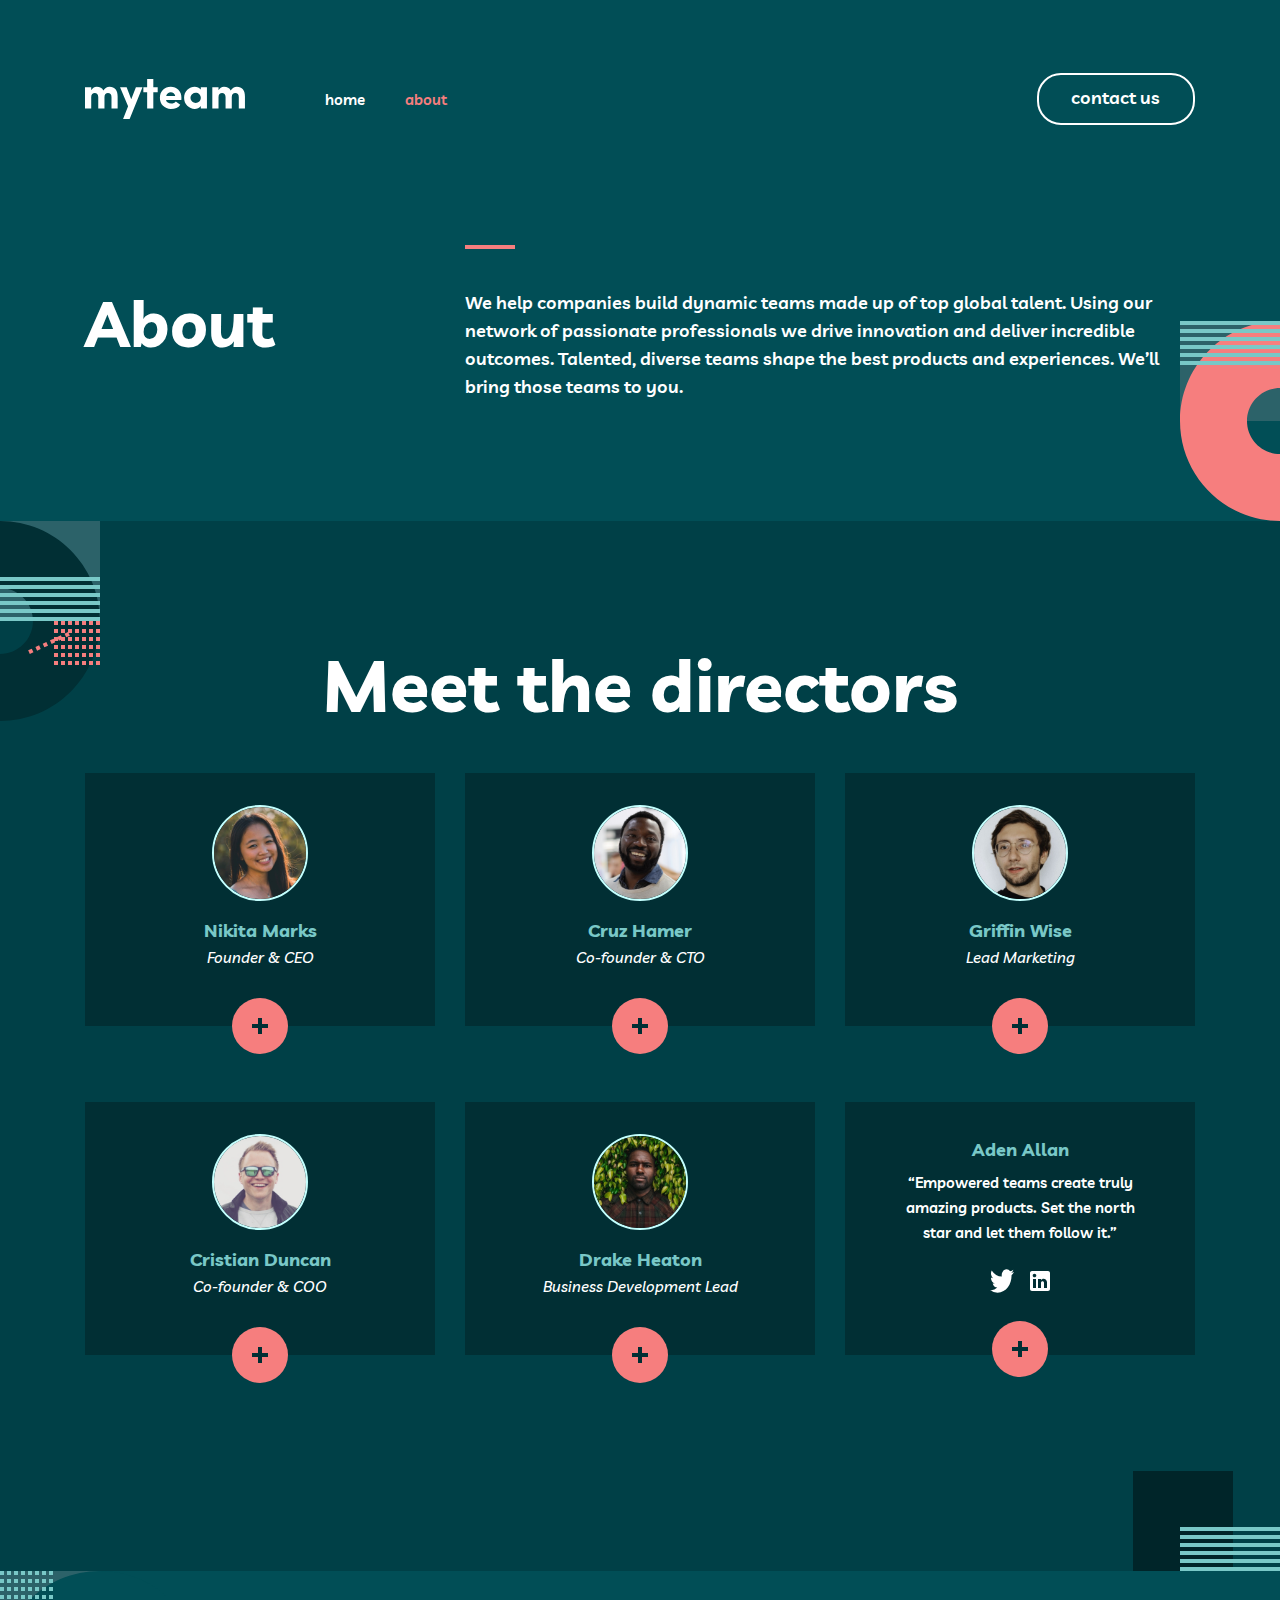
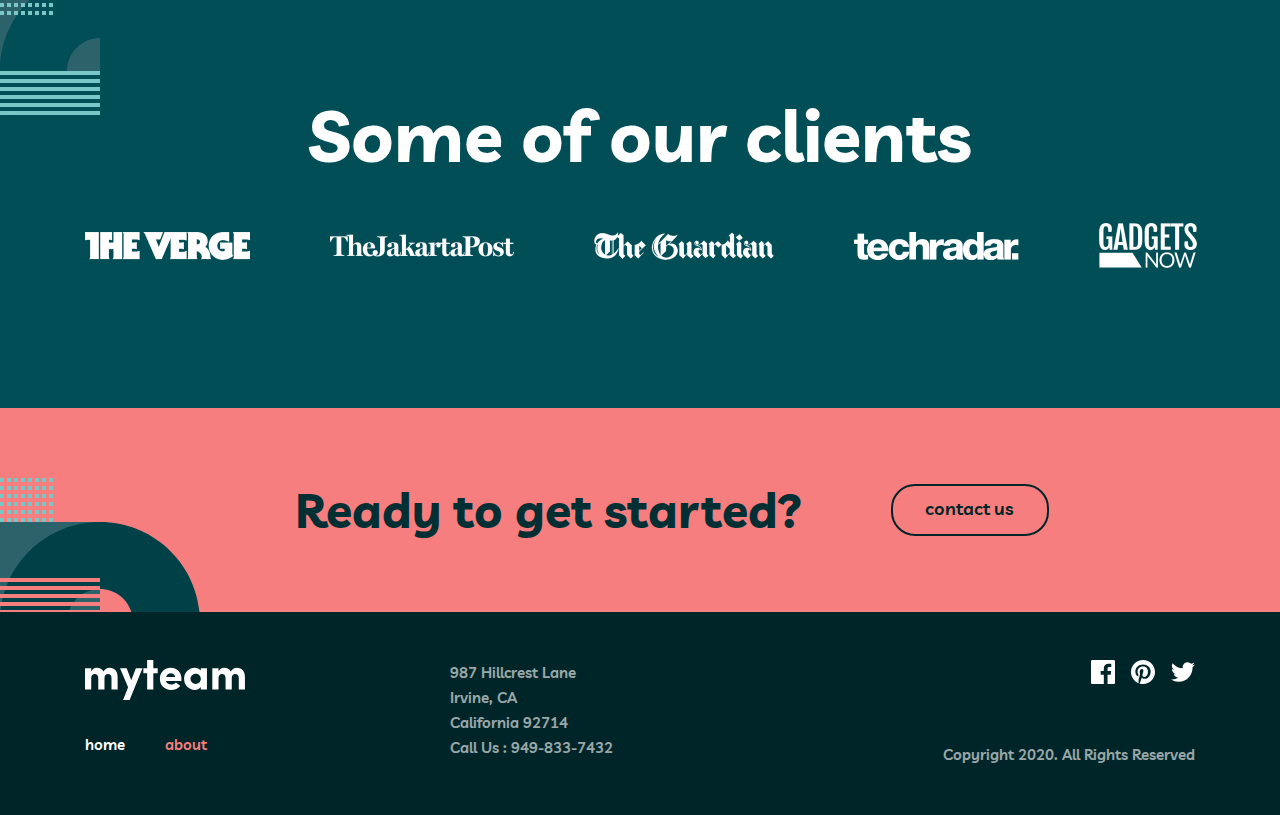
<file: pages/about.html>
<!DOCTYPE html>
<html lang="en">
  <head>
    <meta charset="UTF-8" />
    <meta name="viewport" content="width=device-width, initial-scale=1.0" />
    <title>MyTeam | About</title>
    <link rel="stylesheet" href="../css/abaut.css" />
  </head>
  <body>
    <!-- header start -->
    <header class="header">
      <div class="container header-container">
        <a class="site-logo" href="#">
          <img
            class="header-logo-img"
            src="../images/myteam-logo.svg"
            alt="myteam logo"
            width="159.95px"
            height="40px"
        /></a>

        <nav class="sitenav">
          <ul class="sitenav-list">
            <li class="sitenav-item">
              <a class="sitenav-link" href="../index.html">home</a>
            </li>
            <li class="sitenav-item">
              <a class="sitenav-link" href="#" id="active">about</a>
            </li>
          </ul>
        </nav>
        <a class="btn btn-white header-btn" href="./contact.html">contact us</a>
      </div>
    </header>
    <!-- header end -->
    <!-- main start -->
    <main class="main">
      <section class="hero">
        <div class="hero-container container">
          <div class="hero-title"><h1>About</h1></div>
          <div class="hero-text">
            <div class="hero-divider orange-divider divider"></div>
            <p class="hero-text-description">
              We help companies build dynamic teams made up of top global
              talent. Using our network of passionate professionals we drive
              innovation and deliver incredible outcomes. Talented, diverse
              teams shape the best products and experiences. We’ll bring those
              teams to you.
            </p>
          </div>
        </div>
      </section>
      <section class="features">
        <div class="features-container container">
          <div class="features-title">
            <h2>Meet the directors</h2>
          </div>
          <ul class="features-list">
            <div>
              <li class="features-item">
                <img
                  class="features-img"
                  src="../images/Nikita.png"
                  alt="Nikita"
                  width="96"
                  height="96"
                />
                <div>
                  <h3 class="features-name-img">Nikita Marks</h3>
                  <em class="features-description">Founder & CEO</em>
                </div>

                <a href="#"
                  ><svg
                    class="plas-img"
                    width="56"
                    height="56"
                    viewBox="0 0 56 56"
                    fill="none"
                    xmlns="http://www.w3.org/2000/svg"
                  >
                    <circle cx="28" cy="28" r="28" fill="#F67E7E" />
                    <path
                      fill-rule="evenodd"
                      clip-rule="evenodd"
                      d="M30 20H26V26H20V30H26V36H30V30H36V26H30V20Z"
                      fill="#012F34"
                    />
                  </svg>
                </a>
              </li>
              <li class="features-item">
                <img
                  class="features-img"
                  src="../images/Cristian.png"
                  alt="Cristian"
                  width="96"
                  height="96"
                />
                <div>
                  <h3 class="features-name-img">Cristian Duncan</h3>
                  <em class="features-description">Co-founder & COO</em>
                </div>
                <a href="#"
                  ><svg
                    class="plas-img"
                    width="56"
                    height="56"
                    viewBox="0 0 56 56"
                    fill="none"
                    xmlns="http://www.w3.org/2000/svg"
                  >
                    <circle cx="28" cy="28" r="28" fill="#F67E7E" />
                    <path
                      fill-rule="evenodd"
                      clip-rule="evenodd"
                      d="M30 20H26V26H20V30H26V36H30V30H36V26H30V20Z"
                      fill="#012F34"
                    />
                  </svg>
                </a>
              </li>
            </div>
            <div>
              <li class="features-item">
                <img
                  class="features-img"
                  src="../images/Cruz.png"
                  alt="Cruz"
                  width="96"
                  height="96"
                />
                <div>
                  <h3 class="features-name-img">Cruz Hamer</h3>
                  <em class="features-description">Co-founder & CTO</em>
                </div>
                <a href="#">
                  <svg
                    class="plas-img"
                    width="56"
                    height="56"
                    viewBox="0 0 56 56"
                    fill="none"
                    xmlns="http://www.w3.org/2000/svg"
                  >
                    <circle cx="28" cy="28" r="28" fill="#F67E7E" />
                    <path
                      fill-rule="evenodd"
                      clip-rule="evenodd"
                      d="M30 20H26V26H20V30H26V36H30V30H36V26H30V20Z"
                      fill="#012F34"
                    />
                  </svg>
                </a>
              </li>
              <li class="features-item">
                <img
                  class="features-img"
                  src="../images/Drake.png"
                  alt="Drake"
                  width="96"
                  height="96"
                />
                <div>
                  <h3 class="features-name-img">Drake Heaton</h3>
                  <em class="features-description"
                    >Business Development Lead</em
                  >
                </div>
                <a href="#"
                  ><svg
                    class="plas-img"
                    width="56"
                    height="56"
                    viewBox="0 0 56 56"
                    fill="none"
                    xmlns="http://www.w3.org/2000/svg"
                  >
                    <circle cx="28" cy="28" r="28" fill="#F67E7E" />
                    <path
                      fill-rule="evenodd"
                      clip-rule="evenodd"
                      d="M30 20H26V26H20V30H26V36H30V30H36V26H30V20Z"
                      fill="#012F34"
                    />
                  </svg>
                </a>
              </li>
            </div>
            <div>
              <li class="features-item">
                <img
                  class="features-img"
                  src="../images/Griffin.png"
                  alt="Griffin"
                  width="96"
                  height="96"
                />
                <div>
                  <h3 class="features-name-img">Griffin Wise</h3>
                  <em class="features-description">Lead Marketing</em>
                </div>
                <a href="#"
                  ><svg
                    class="plas-img"
                    width="56"
                    height="56"
                    viewBox="0 0 56 56"
                    fill="none"
                    xmlns="http://www.w3.org/2000/svg"
                  >
                    <circle cx="28" cy="28" r="28" fill="#F67E7E" />
                    <path
                      fill-rule="evenodd"
                      clip-rule="evenodd"
                      d="M30 20H26V26H20V30H26V36H30V30H36V26H30V20Z"
                      fill="#012F34"
                    />
                  </svg>
                </a>
              </li>
              <li class="features-item">
                <div>
                  <h3 class="features-name">Aden Allan</h3>
                  <p class="features-description-text">
                    “Empowered teams create truly amazing products. Set the
                    north star and let them follow it.”
                  </p>
                </div>
                <div class="icon-list">
                  <div class="icon">
                    <a href="#"
                      ><img
                        src="../images/icon-twitter.svg"
                        alt="icon-twitter"
                        width="24"
                        height="24"
                    /></a>
                  </div>
                  <div class="icon">
                    <a href="#"
                      ><img
                        src="../images/icon-linkedin.svg"
                        alt="linkedin-logo"
                        width="20"
                        height="20"
                    /></a>
                  </div>
                </div>
                <a href="#"
                  ><svg
                    class="plas-img"
                    width="56"
                    height="56"
                    viewBox="0 0 56 56"
                    fill="none"
                    xmlns="http://www.w3.org/2000/svg"
                  >
                    <circle cx="28" cy="28" r="28" fill="#F67E7E" />
                    <path
                      fill-rule="evenodd"
                      clip-rule="evenodd"
                      d="M30 20H26V26H20V30H26V36H30V30H36V26H30V20Z"
                      fill="#012F34"
                    />
                  </svg>
                </a>
              </li>
            </div>
          </ul>
        </div>
      </section>
      <section class="stories">
        <div class="stories-container container">
          <div class="stories-title">
            <h2>Some of our clients</h2>
          </div>
          <div class="stories-img">
            <ul class="stories-list">
              <li class="stories-item">
                <img
                  src="../images/logo-the-verge.png"
                  alt="the-verge"
                  width="165"
                  height="28"
                />
              </li>
              <li class="stories-item">
                <img
                  src="../images/logo-jakarta-post.png"
                  alt="Bitmap"
                  width="184"
                  height="23"
                />
              </li>
              <li class="stories-item">
                <img
                  src="../images/logo-the-guardian.png"
                  alt="the-vaurjans"
                  width="180"
                  height="28"
                />
              </li>
              <li class="services-item">
                <img
                  src="../images/logo-tech-radar.png"
                  alt="techrad"
                  width="165"
                  height="28"
                />
              </li>
              <li class="services-item">
                <img
                  src="../images/logo-gadgets-now.png"
                  alt="gargen"
                  width="98"
                  height="45"
                />
              </li>
            </ul>
          </div>
        </div>
      </section>
      <section class="cta">
        <div class="container cta-container">
          <h2 class="cta-title">Ready to get started?</h2>
          <a class="btn btn-dark cta-btn" href="./contact.html">contact us</a>
        </div>
      </section>
    </main>
    <!-- main end -->
    <!-- footer start -->
    <footer class="footer">
      <div class="container footer-container">
        <div class="footer-nav">
          <a class="site-logo" href="#">
            <img
              class="header-logo-img"
              src="../images/myteam-logo.svg"
              alt="myteam logo"
              width="159.95px"
              height="40px"
          /></a>

          <nav class="sitenav">
            <ul class="sitenav-list">
              <li class="sitenav-item">
                <a class="sitenav-link" href="../index.html">home</a>
              </li>
              <li class="sitenav-item">
                <a class="sitenav-link" href="#" id="active">about</a>
              </li>
            </ul>
          </nav>
        </div>
        <div class="footer-info">
          <address>
            987 Hillcrest Lane <br />Irvine, CA <br />California 92714
            <br />Call Us :
            <a class="footer-tel" href="tel: 949-833-7432"> 949-833-7432</a>
          </address>
        </div>
        <div class="footer-terms-list">
          <ul class="footer-list">
            <li class="footer-link-item">
              <a class="footer-links-link" href="#"
                ><svg xmlns="http://www.w3.org/2000/svg" width="24" height="24">
                  <path
                    fill="#FFF"
                    d="M22.675 0H1.325C.593 0 0 .593 0 1.325v21.351C0 23.407.593 24 1.325 24H12.82v-9.294H9.692v-3.622h3.128V8.413c0-3.1 1.893-4.788 4.659-4.788 1.325 0 2.463.099 2.795.143v3.24l-1.918.001c-1.504 0-1.795.715-1.795 1.763v2.313h3.587l-.467 3.622h-3.12V24h6.116c.73 0 1.323-.593 1.323-1.325V1.325C24 .593 23.407 0 22.675 0z"
                  ></path>
                  />
                </svg></a
              >
            </li>
            <li class="footer-link-item">
              <a class="footer-links-link" href="#"
                ><svg xmlns="http://www.w3.org/2000/svg" width="24" height="24">
                  <path
                    fill="#FFF"
                    d="M12 0C5.373 0 0 5.372 0 12c0 5.084 3.163 9.426 7.627 11.174-.105-.949-.2-2.405.042-3.441.218-.937 1.407-5.965 1.407-5.965s-.359-.719-.359-1.782c0-1.668.967-2.914 2.171-2.914 1.023 0 1.518.769 1.518 1.69 0 1.029-.655 2.568-.994 3.995-.283 1.194.599 2.169 1.777 2.169 2.133 0 3.772-2.249 3.772-5.495 0-2.873-2.064-4.882-5.012-4.882-3.414 0-5.418 2.561-5.418 5.207 0 1.031.397 2.138.893 2.738a.36.36 0 01.083.345l-.333 1.36c-.053.22-.174.267-.402.161-1.499-.698-2.436-2.889-2.436-4.649 0-3.785 2.75-7.262 7.929-7.262 4.163 0 7.398 2.967 7.398 6.931 0 4.136-2.607 7.464-6.227 7.464-1.216 0-2.359-.631-2.75-1.378l-.748 2.853c-.271 1.043-1.002 2.35-1.492 3.146C9.57 23.812 10.763 24 12 24c6.627 0 12-5.373 12-12 0-6.628-5.373-12-12-12z"
                  ></path>
                  />
                </svg></a
              >
            </li>
            <li class="footer-links-item">
              <a class="footer-links-link" href="#"
                ><svg xmlns="http://www.w3.org/2000/svg" width="24" height="20">
                  <path
                    fill="#FFF"
                    d="M24 2.557a9.83 9.83 0 01-2.828.775A4.932 4.932 0 0023.337.608a9.864 9.864 0 01-3.127 1.195A4.916 4.916 0 0016.616.248c-3.179 0-5.515 2.966-4.797 6.045A13.978 13.978 0 011.671 1.149a4.93 4.93 0 001.523 6.574 4.903 4.903 0 01-2.229-.616c-.054 2.281 1.581 4.415 3.949 4.89a4.935 4.935 0 01-2.224.084 4.928 4.928 0 004.6 3.419A9.9 9.9 0 010 17.54a13.94 13.94 0 007.548 2.212c9.142 0 14.307-7.721 13.995-14.646A10.025 10.025 0 0024 2.557z"
                  ></path>
                  />
                </svg></a
              >
            </li>
          </ul>
          <p class="footer-description">Copyright 2020. All Rights Reserved</p>
        </div>
      </div>
    </footer>
    <!-- footer end -->
  </body>
</html>
</file>
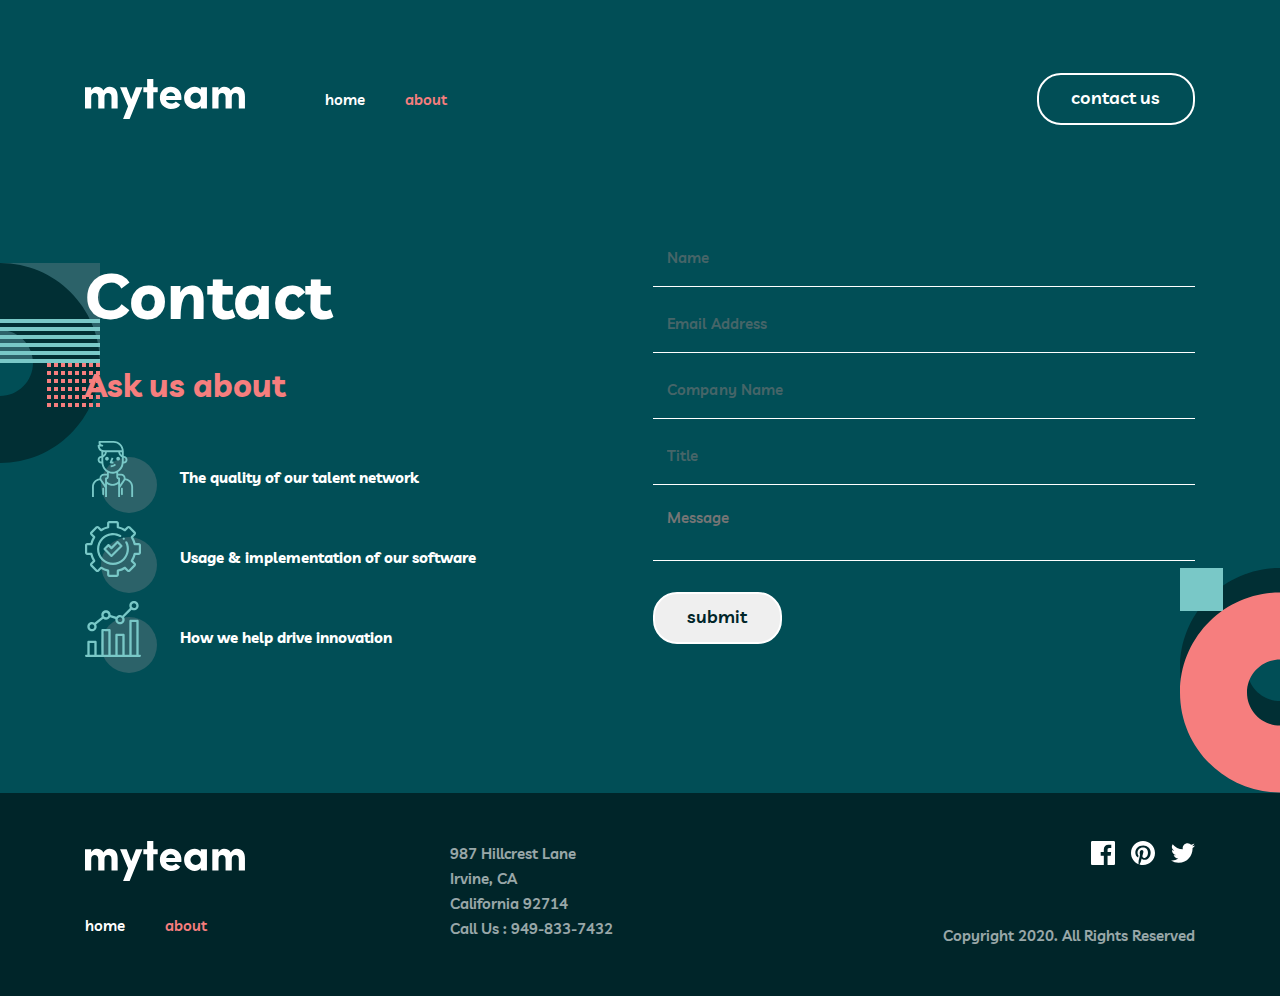
<file: pages/contact.html>
<!DOCTYPE html>
<html lang="en">
  <head>
    <meta charset="UTF-8" />
    <meta name="viewport" content="width=device-width, initial-scale=1.0" />
    <title>My-Team | Contact</title>
    <link rel="stylesheet" href="../css/contact.css" />
  </head>
  <body>
    <!-- header start -->
    <header class="header">
      <div class="container header-container">
        <a class="site-logo" href="#">
          <img
            class="header-logo-img"
            src="../images/myteam-logo.svg"
            alt="myteam logo"
            width="159.95px"
            height="40px"
        /></a>

        <nav class="sitenav">
          <ul class="sitenav-list">
            <li class="sitenav-item">
              <a class="sitenav-link" href="../index.html">home</a>
            </li>
            <li class="sitenav-item">
              <a class="sitenav-link" href="#" id="active">about</a>
            </li>
          </ul>
        </nav>
        <a class="btn btn-white header-btn" href="./contact.html">contact us</a>
      </div>
    </header>
    <!-- header end -->
    <!-- main start -->
    <main class="main">
      <section class="hero">
        <div class="container hero-container">
          <div class="hero-content">
            <h1 class="hero-title">Contact</h1>
            <h2 class="hero-subtitle orange-text">Ask us about</h2>
            <ul class="her0-conent-list">
              <li class="hero-content-item">
                <img
                  class="hero-content-img"
                  src="../images/experienced-individualss.svg"
                  alt="Experienced Individuals"
                  width="72"
                  height="72"
                />
                <p class="hero-content-description">
                  The quality of our talent network
                </p>
              </li>
              <li class="hero-content-item">
                <img
                  class="hero-content-img"
                  src="../images/easy-to-lmplementt.svg"
                  alt="Easy to Lmplementt"
                  width="72"
                  height="72"
                />
                <p class="hero-content-description">
                  Usage & implementation of our software
                </p>
              </li>
              <li class="hero-content-item">
                <img
                  class="hero-content-img"
                  src="../images/enhanced-productiviy.svg"
                  alt="Enhanced Productivity"
                  width="72"
                  height="72"
                />
                <p class="hero-content-description">
                  How we help drive innovation
                </p>
              </li>
            </ul>
          </div>
          <div class="hero-form-wrapper">
            <form class="hero-form">
              <div class="hero-form-control">
                <input
                  class="hero-form-input"
                  type="text"
                  placeholder="Name"
                  required
                />
              </div>
              <div class="hero-form-control">
                <input
                  class="hero-form-input"
                  type="email"
                  placeholder="Email Address"
                  required
                />
              </div>
              <div class="hero-form-control">
                <input
                  class="hero-form-input"
                  type="text"
                  placeholder="Company Name"
                  required
                />
              </div>
              <div class="hero-form-control">
                <input
                  class="hero-form-input"
                  type="text"
                  placeholder="Title"
                  required
                />
              </div>
              <div class="hero-form-control">
                <textarea
                  class="hero-form-textarea"
                  name=""
                  id=""
                  placeholder="Message"
                  required
                ></textarea>
              </div>
              <button class="btn btn-white btn-hero">submit</button>
            </form>
          </div>
        </div>
      </section>
    </main>
    <!-- main end -->
    <!-- footer start -->
    <footer class="footer">
      <div class="container footer-container">
        <div class="footer-nav">
          <a class="site-logo" href="#">
            <img
              class="header-logo-img"
              src="../images/myteam-logo.svg"
              alt="myteam logo"
              width="159.95px"
              height="40px"
          /></a>

          <nav class="sitenav">
            <ul class="sitenav-list">
              <li class="sitenav-item">
                <a class="sitenav-link" href="../index.html">home</a>
              </li>
              <li class="sitenav-item">
                <a class="sitenav-link" href="#" id="active">about</a>
              </li>
            </ul>
          </nav>
        </div>
        <div class="footer-info">
          <address>
            987 Hillcrest Lane <br />Irvine, CA <br />California 92714
            <br />Call Us :
            <a class="footer-tel" href="tel: 949-833-7432"> 949-833-7432</a>
          </address>
        </div>
        <div class="footer-terms-list">
          <ul class="footer-list">
            <li class="footer-link-item">
              <a class="footer-links-link" href="#"
                ><svg xmlns="http://www.w3.org/2000/svg" width="24" height="24">
                  <path
                    fill="#FFF"
                    d="M22.675 0H1.325C.593 0 0 .593 0 1.325v21.351C0 23.407.593 24 1.325 24H12.82v-9.294H9.692v-3.622h3.128V8.413c0-3.1 1.893-4.788 4.659-4.788 1.325 0 2.463.099 2.795.143v3.24l-1.918.001c-1.504 0-1.795.715-1.795 1.763v2.313h3.587l-.467 3.622h-3.12V24h6.116c.73 0 1.323-.593 1.323-1.325V1.325C24 .593 23.407 0 22.675 0z"
                  ></path>
                  />
                </svg></a
              >
            </li>
            <li class="footer-link-item">
              <a class="footer-links-link" href="#"
                ><svg xmlns="http://www.w3.org/2000/svg" width="24" height="24">
                  <path
                    fill="#FFF"
                    d="M12 0C5.373 0 0 5.372 0 12c0 5.084 3.163 9.426 7.627 11.174-.105-.949-.2-2.405.042-3.441.218-.937 1.407-5.965 1.407-5.965s-.359-.719-.359-1.782c0-1.668.967-2.914 2.171-2.914 1.023 0 1.518.769 1.518 1.69 0 1.029-.655 2.568-.994 3.995-.283 1.194.599 2.169 1.777 2.169 2.133 0 3.772-2.249 3.772-5.495 0-2.873-2.064-4.882-5.012-4.882-3.414 0-5.418 2.561-5.418 5.207 0 1.031.397 2.138.893 2.738a.36.36 0 01.083.345l-.333 1.36c-.053.22-.174.267-.402.161-1.499-.698-2.436-2.889-2.436-4.649 0-3.785 2.75-7.262 7.929-7.262 4.163 0 7.398 2.967 7.398 6.931 0 4.136-2.607 7.464-6.227 7.464-1.216 0-2.359-.631-2.75-1.378l-.748 2.853c-.271 1.043-1.002 2.35-1.492 3.146C9.57 23.812 10.763 24 12 24c6.627 0 12-5.373 12-12 0-6.628-5.373-12-12-12z"
                  ></path>
                  />
                </svg></a
              >
            </li>
            <li class="footer-links-item">
              <a class="footer-links-link" href="#"
                ><svg xmlns="http://www.w3.org/2000/svg" width="24" height="20">
                  <path
                    fill="#FFF"
                    d="M24 2.557a9.83 9.83 0 01-2.828.775A4.932 4.932 0 0023.337.608a9.864 9.864 0 01-3.127 1.195A4.916 4.916 0 0016.616.248c-3.179 0-5.515 2.966-4.797 6.045A13.978 13.978 0 011.671 1.149a4.93 4.93 0 001.523 6.574 4.903 4.903 0 01-2.229-.616c-.054 2.281 1.581 4.415 3.949 4.89a4.935 4.935 0 01-2.224.084 4.928 4.928 0 004.6 3.419A9.9 9.9 0 010 17.54a13.94 13.94 0 007.548 2.212c9.142 0 14.307-7.721 13.995-14.646A10.025 10.025 0 0024 2.557z"
                  ></path>
                  />
                </svg></a
              >
            </li>
          </ul>
          <p class="footer-description">Copyright 2020. All Rights Reserved</p>
        </div>
      </div>
    </footer>
    <!-- footer end -->
  </body>
</html>
</file>
<file: css/abaut.css>
@import "./globol.css";

/* HERO START */

.hero {
  padding-top: 47px;
  padding-bottom: 120px;
  background-color: #014e56;
  background-image: url(../images/abaut-hero-bg-left-bottom-img.svg);
  background-repeat: no-repeat;
  background-position: right -100px bottom;
}
.hero-container {
  display: flex;
  justify-content: space-between;
  align-items: center;
  gap: 30px;
}

.hero-title {
  position: relative;
  margin-right: 50px;
  font-size: 32px;
  line-height: 50px;
  color: white;
}

.hero-divider {
  margin-bottom: 40px;
}

.hero-text-description {
  font-weight: 600;
  font-size: 18px;
  line-height: 28px;
  width: 100%;
  max-width: 730px;
  color: white;
}

/* HERO END */
/* FEATURES START */
.features {
  padding-top: 140px;
  padding-bottom: 140px;
  background-color: #004047;

  background-image: url(../images/features-bg-img-right-top.svg),
    url(../images/features-bg-img-left-bottom.svg);
  background-repeat: no-repeat;
  background-position: left -100px top, right bottom;
}
.features-container {
}

.features-title {
  width: 100%;
  max-width: 920px;
  font-size: 48px;
  line-height: 48px;
  margin-right: auto;
  margin-left: auto;
  color: #fff;
  text-align: center;
}
.features-list {
  display: flex;
  margin-top: 64px;
  gap: 30px;
}
.features-item {
  display: flex;
  flex-direction: column;
  margin-bottom: 76px;
  width: 350px;
  height: 253px;
  background-color: #012f34;
}
.features-img {
  display: flex;
  border: 2px solid #c4fffe;
  border-radius: 50%;
  align-self: center;
  margin-top: 32px;
}

.features-name-img {
  color: #79c8c7;
  font-size: 18px;
  line-height: 28px;
  font-weight: 700;
  margin-top: 16px;
  text-align: center;
}
.features-description {
  display: flex;
  flex-direction: column;
  text-align: center;
  color: #fff;
}
.features-description-text {
  text-align: center;
  margin-right: auto;
  margin-left: auto;
  width: 100%;
  margin-top: 8px;
  max-width: 254px;
  color: #fff;
}
.features-name {
  text-align: center;
  color: #79c8c7;
  margin-top: 35px;
}
.icon-list {
  display: flex;
  align-items: center;
  justify-content: center;
  gap: 16px;
  margin-top: 24px;
}
.icon {
  display: flex;
}
.plas-img {
  display: flex;
  flex-direction: column;
  justify-self: center;
  position: relative;
  bottom: -28px;
  fill: #79c8c7;
}
.plas-img svg path {
  background-color: #79c8c7;
}

/* FEATURAS END */
/* STORIS START */
.stories {
  padding-top: 140px;
  padding-bottom: 140px;
  background-image: url(../images/bg-pattern-about-4.svg);
  background-repeat: no-repeat;
  background-position: top left;
}
.stories-container {
}

.stories-title {
  font-size: 48px;
  line-height: 48px;
  text-align: center;
  color: #fff;
  margin-bottom: 64px;
}
.stories-img {
}
.stories-list {
  display: flex;
  gap: 80px;
  align-items: center;
}
.stories-item {
}
.services-item {
}
/* STORIS END */
</file>
<file: css/contact.css>
@import "./globol.css";

.main {
}
.hero {
  padding-top: 47px;
  padding-bottom: 120px;
  color: #fff;
  background-image: url(../images/content.hero.bg.left.center.svg),
    url(../images/contact.hero.b-g.right.bottom.svg);
  background-repeat: no-repeat;
  background-position: left -100px top 65px, right -100px bottom;
}

.hero-container {
  display: flex;
  justify-content: space-between;
}

.hero-title {
  font-size: 64px;
  line-height: 100px;
  margin-bottom: 16px;
}
.hero-subtitle {
  font-size: 32px;
  line-height: 48px;
  margin-bottom: 32px;
}
.her0-conent-list {
  display: flex;
  flex-direction: column;
  gap: 8px;
}
.hero-content-item {
  display: flex;
  gap: 23px;
  align-items: center;
}

.hero-content-description {
  font-weight: 700;
}

.hero-form-wrapper {
  width: 100%;
  max-width: 542px;
}
.hero-form {
  width: 100%;
  display: flex;
  flex-direction: column;
  align-items: flex-start;
  gap: 24px;
}
input {
  background-color: transparent;
  border: none;
}
.hero-form-control {
  width: 100%;
}
.hero-form-control:last-child {
  margin-bottom: 24px;
}
.hero-form-input::placeholder {
  opacity: 60%;
}

.hero-form-input {
  width: 100%;
  border-bottom: 1px solid #fff;
  color: #fff;
  padding: 0 0 16px 14px;
  font-size: 15px;
  line-height: 25px;
  letter-spacing: 0.12px;
  font-weight: 600;
}
.hero-form-textarea:focus,
.hero-form-input:focus {
  outline: 0;
}
.hero-form-textarea {
  width: 100%;
  background-color: transparent;
  border: 0;
  border-bottom: 1px solid #fff;
  resize: none;
  color: #fff;
  padding: 0 0 16px 14px;
}

.btn-hero {
  cursor: pointer;
  color: #002529;
  &:hover {
    background-color: #79c8c7;
  }
}
</file>
